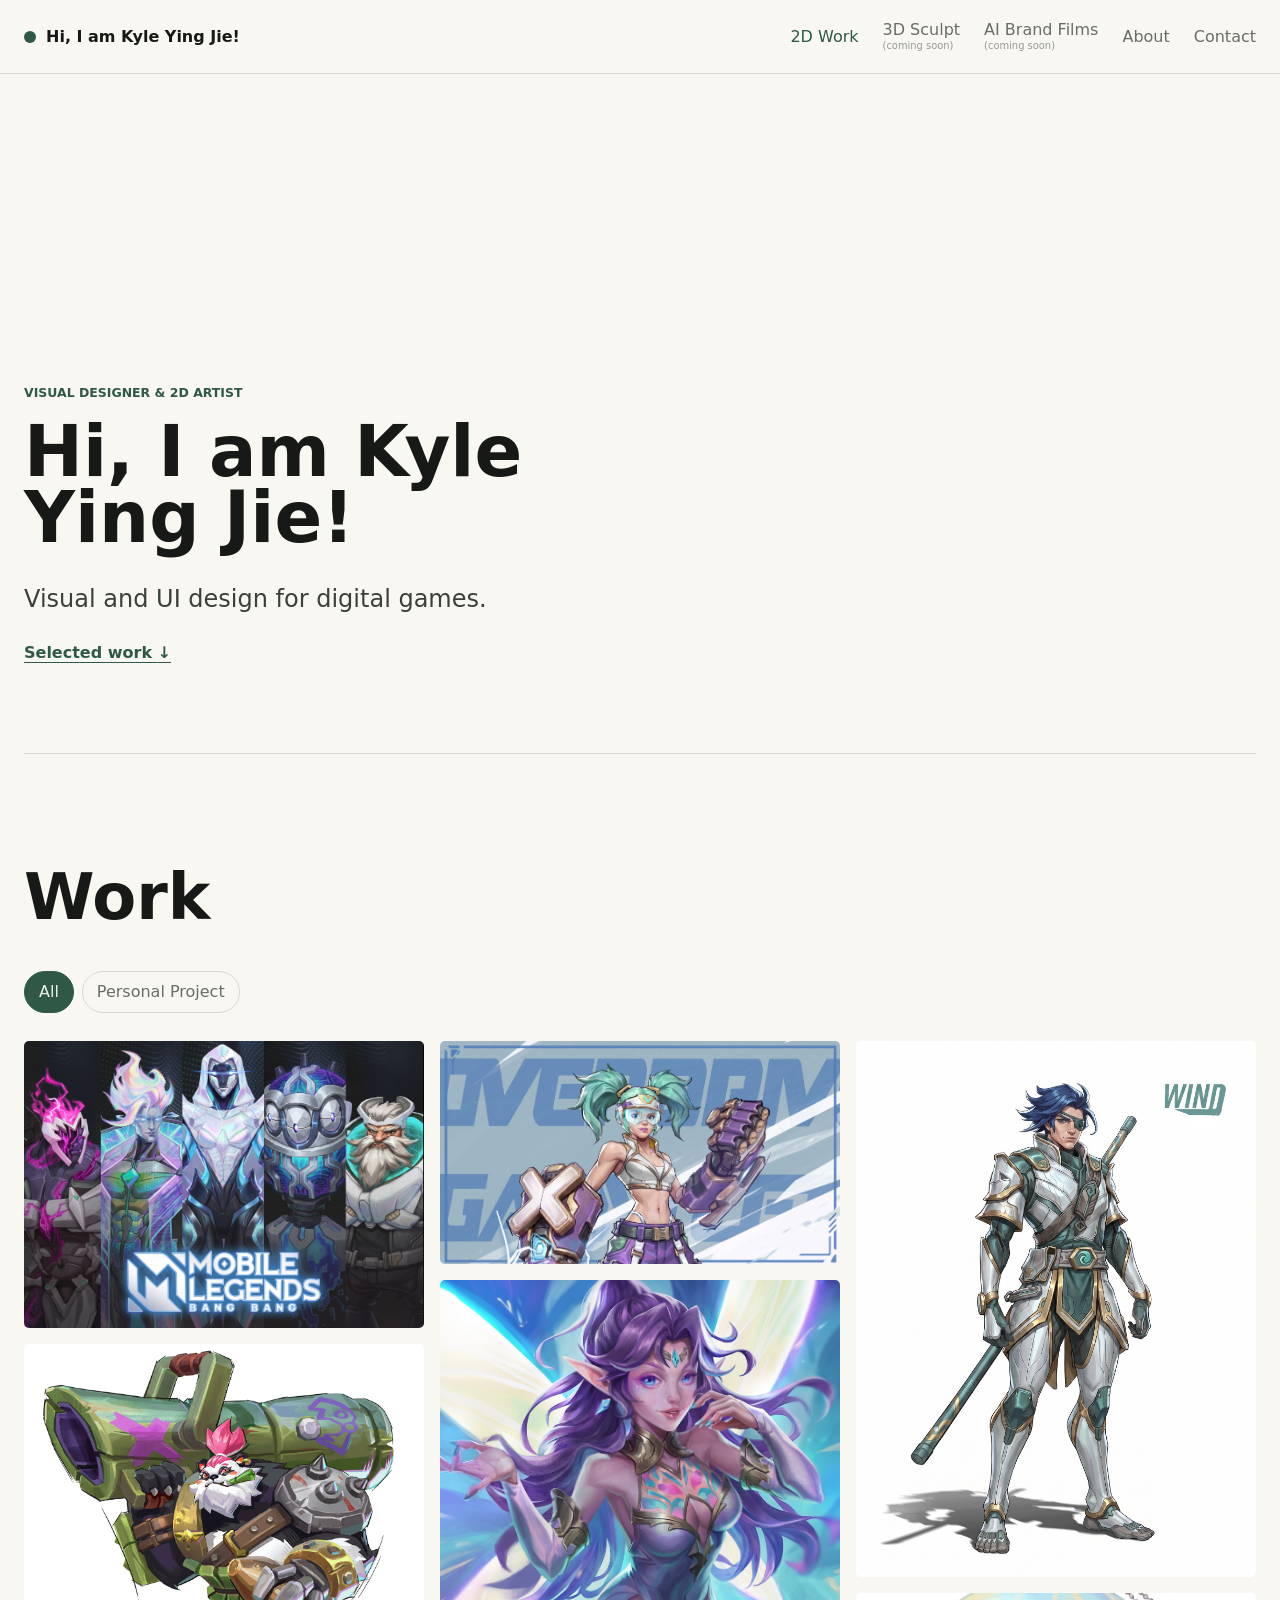
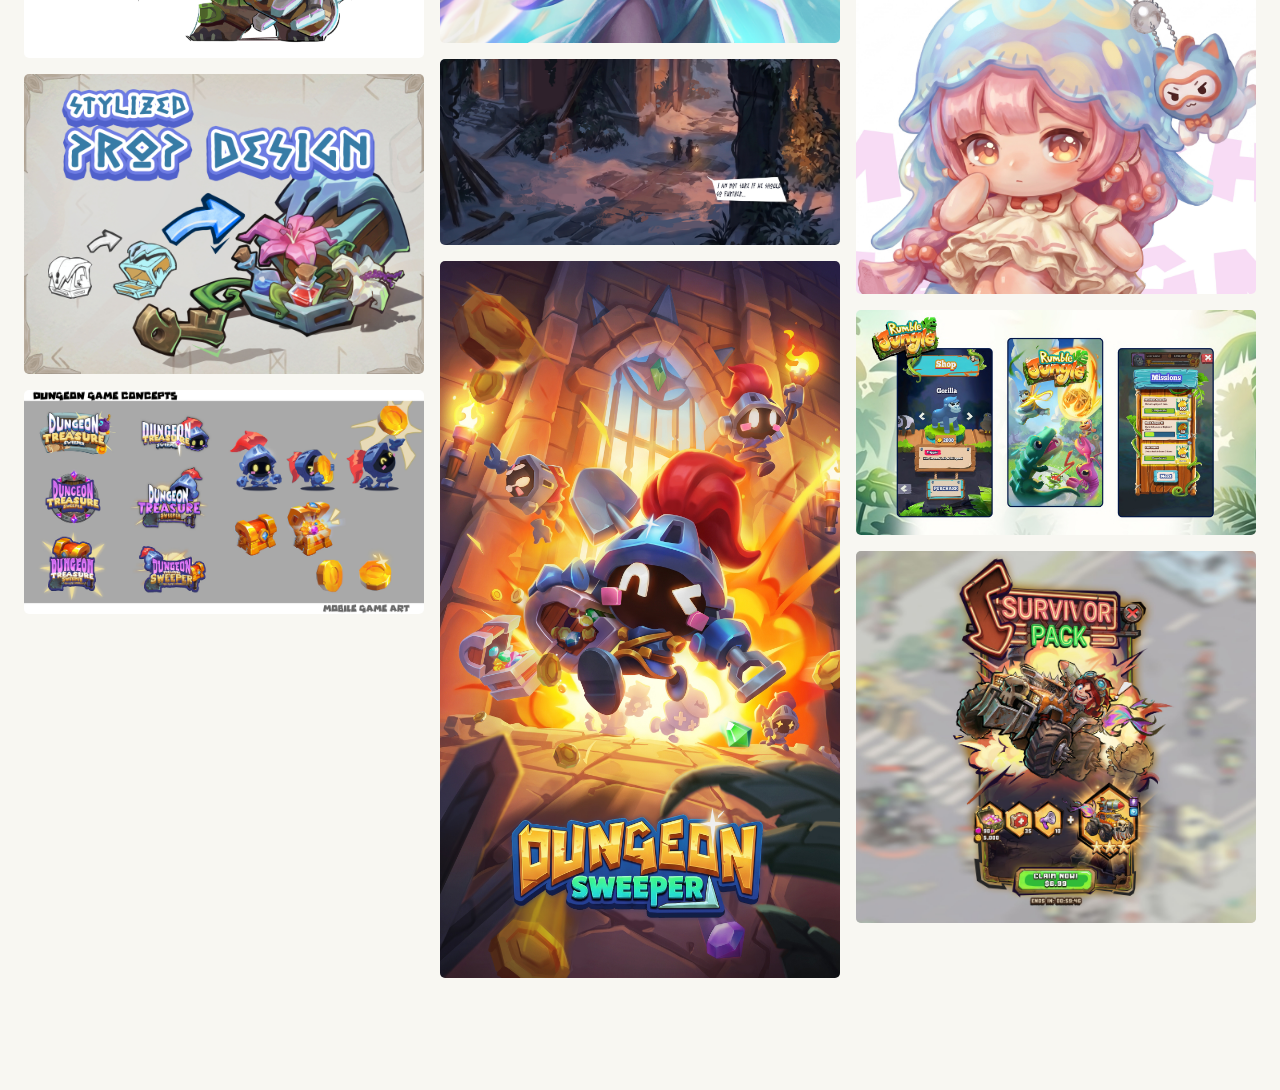
<file: index.html>
<!DOCTYPE html>
<html lang="en">
<head>
  <meta charset="UTF-8">
  <meta name="viewport" content="width=device-width, initial-scale=1.0">
  <meta name="description" content="Concept design and 2D art portfolio.">
  <title>Portfolio</title>
  <link rel="stylesheet" href="style.css?v=nav-coming-soon-20260819">
</head>
<body>
  <header class="site-header">
    <a class="brand" href="#top" aria-label="Back to top">
      <span class="brand-mark" aria-hidden="true"></span>
      <span id="nav-name">Kyle Zhen Yingjie</span>
    </a>
    <nav aria-label="Primary navigation">
      <a class="is-current" href="index.html" aria-current="page">2D Work</a>
      <a href="sculpt.html"><span>3D Sculpt</span><small class="nav-coming-soon">(coming soon)</small></a>
      <a href="ai-brand-films.html"><span>AI Brand Films</span><small class="nav-coming-soon">(coming soon)</small></a>
      <a href="about.html">About</a>
      <a href="contact.html">Contact</a>
      <a class="editor-entry" href="index.html?edit=1">Edit portfolio</a>
    </nav>
  </header>

  <main id="top">
    <section class="intro section-shell" aria-labelledby="site-title">
      <p class="eyebrow" id="artist-role">2D Artist &amp; Illustrator</p>
      <h1 id="site-title">Kyle Zhen Yingjie</h1>
      <p class="intro-copy" id="artist-statement">Visual development for games and animation.</p>
      <a class="text-link" href="#work"><span id="work-link-label">Selected work</span> <span aria-hidden="true">&darr;</span></a>
    </section>

    <section class="work section-shell" id="work" aria-labelledby="work-title">
      <div class="section-heading">
        <h2 id="work-title">Work</h2>
      </div>
      <div class="filter-row" id="filters" aria-label="Filter work"></div>
      <div class="gallery" id="gallery" aria-live="polite"></div>
    </section>

  </main>

  <dialog class="lightbox" id="lightbox" aria-label="Artwork preview">
    <button class="icon-button close-lightbox" id="close-lightbox" type="button" aria-label="Close artwork preview">&times;</button>
    <div class="lightbox-project">
      <header class="lightbox-heading">
        <p class="eyebrow" id="lightbox-category"></p>
        <h2 id="lightbox-title"></h2>
      </header>
      <div class="lightbox-images" id="lightbox-images"></div>
    </div>
  </dialog>

  <aside class="editor-panel" id="editor-panel" aria-labelledby="editor-title" hidden>
    <div class="editor-bar">
      <div>
        <p class="eyebrow">Local workspace</p>
        <h2 id="editor-title">Edit portfolio</h2>
      </div>
      <a class="icon-button" href="index.html" aria-label="View published mode">&times;</a>
    </div>
    <form id="editor-form">
      <section class="editor-section">
        <h3>Profile</h3>
        <label>Name<input id="edit-name" name="name" required></label>
        <label>Role<input id="edit-role" name="role" required></label>
        <label>Introduction<textarea id="edit-statement" name="statement" rows="3"></textarea></label>
        <label>About<textarea id="edit-about" name="about" rows="5"></textarea></label>
        <label>Email<input id="edit-email" name="email" type="email"></label>
        <label>Mobile<input id="edit-phone" name="phone" type="tel"></label>
        <label>Instagram URL<input id="edit-instagram" name="instagram" type="url"></label>
        <label>LinkedIn URL<input id="edit-linkedin" name="linkedin" type="url"></label>
        <label>CV file or URL<input id="edit-cv-url" name="cvUrl" placeholder="assets/your-cv.pdf"></label>
        <label class="file-input-label">Upload CV for local preview<input id="edit-cv-upload" type="file" accept="application/pdf"></label>
        <label>CV button label<input id="edit-cv-label" name="cvLabel"></label>
      </section>
      <section class="editor-section">
        <h3>Work page</h3>
        <label>Small heading<input id="edit-work-eyebrow"></label>
        <label>Main title<input id="edit-work-title"></label>
        <label>Introduction<textarea id="edit-work-intro" rows="3"></textarea></label>
        <label>Work link label<input id="edit-work-link-label"></label>
        <label>Projects title<input id="edit-work-section-title"></label>
      </section>
      <section class="editor-section">
        <h3>About page</h3>
        <label>Small heading<input id="edit-about-eyebrow"></label>
        <label>Page title<input id="edit-about-title"></label>
        <label>Experience heading<input id="edit-experience-title"></label>
        <label>Education heading<input id="edit-education-title"></label>
        <label>Skills heading<input id="edit-skills-title"></label>
        <label>Recognition heading<input id="edit-recognition-title"></label>
      </section>
      <section class="editor-section">
        <h3>Contact page</h3>
        <label>Small heading<input id="edit-contact-eyebrow"></label>
        <label>Main heading<input id="edit-contact-title"></label>
        <label>Contact message<textarea id="edit-contact-copy" rows="3"></textarea></label>
        <label>Footer note<input id="edit-contact-footer"></label>
      </section>
      <section class="editor-section credentials-editor-section">
        <h3>About page content</h3>
        <div class="editor-subsection">
          <div class="editor-section-title">
            <h4>Experience</h4>
            <button class="small-button" id="add-experience" type="button">Add experience</button>
          </div>
          <div id="experience-editor-list"></div>
        </div>
        <div class="editor-subsection">
          <div class="editor-section-title">
            <h4>Education</h4>
            <button class="small-button" id="add-education" type="button">Add education</button>
          </div>
          <div id="education-editor-list"></div>
        </div>
        <div class="editor-subsection">
          <div class="editor-section-title">
            <h4>Skills</h4>
            <button class="small-button" id="add-skill" type="button">Add skill</button>
          </div>
          <div class="line-editor-list" id="skills-editor-list"></div>
        </div>
        <div class="editor-subsection">
          <div class="editor-section-title">
            <h4>Recognition</h4>
            <button class="small-button" id="add-recognition" type="button">Add recognition</button>
          </div>
          <div class="line-editor-list" id="recognition-editor-list"></div>
        </div>
      </section>
      <section class="editor-section appearance-section">
        <h3>Style</h3>
        <fieldset class="style-fieldset">
          <legend>Page tone</legend>
          <div class="style-options" id="tone-options">
            <button class="style-choice" type="button" data-style-group="tone" data-style-value="warm"><span class="style-swatch tone-warm"></span>Warm white</button>
            <button class="style-choice" type="button" data-style-group="tone" data-style-value="cool"><span class="style-swatch tone-cool"></span>Clean white</button>
            <button class="style-choice" type="button" data-style-group="tone" data-style-value="soft"><span class="style-swatch tone-soft"></span>Soft gray</button>
          </div>
        </fieldset>
        <fieldset class="style-fieldset">
          <legend>Accent color</legend>
          <div class="style-options" id="accent-options">
            <button class="style-choice" type="button" data-style-group="accent" data-style-value="forest"><span class="style-swatch accent-forest"></span>Forest</button>
            <button class="style-choice" type="button" data-style-group="accent" data-style-value="cobalt"><span class="style-swatch accent-cobalt"></span>Cobalt</button>
            <button class="style-choice" type="button" data-style-group="accent" data-style-value="charcoal"><span class="style-swatch accent-charcoal"></span>Charcoal</button>
          </div>
        </fieldset>
        <fieldset class="style-fieldset">
          <legend>Layout spacing</legend>
          <div class="style-options" id="density-options">
            <button class="style-choice" type="button" data-style-group="density" data-style-value="spacious">Spacious</button>
            <button class="style-choice" type="button" data-style-group="density" data-style-value="compact">Compact</button>
          </div>
        </fieldset>
        <fieldset class="style-fieldset">
          <legend>Font family</legend>
          <div class="style-options" id="font-options">
            <button class="style-choice font-modern" type="button" data-style-group="font" data-style-value="modern">Modern sans</button>
            <button class="style-choice font-clean" type="button" data-style-group="font" data-style-value="clean">Clean sans</button>
            <button class="style-choice font-editorial" type="button" data-style-group="font" data-style-value="editorial">Editorial serif</button>
          </div>
        </fieldset>
        <fieldset class="style-fieldset">
          <legend>Text size</legend>
          <div class="style-options" id="text-size-options">
            <button class="style-choice" type="button" data-style-group="textSize" data-style-value="small">Small</button>
            <button class="style-choice" type="button" data-style-group="textSize" data-style-value="medium">Medium</button>
            <button class="style-choice" type="button" data-style-group="textSize" data-style-value="large">Large</button>
          </div>
        </fieldset>
        <fieldset class="style-fieldset">
          <legend>Heading size</legend>
          <div class="style-options" id="heading-size-options">
            <button class="style-choice" type="button" data-style-group="headingSize" data-style-value="compact">Compact</button>
            <button class="style-choice" type="button" data-style-group="headingSize" data-style-value="standard">Standard</button>
            <button class="style-choice" type="button" data-style-group="headingSize" data-style-value="display">Display</button>
          </div>
        </fieldset>
      </section>
      <section class="editor-section">
        <div class="editor-section-title">
          <h3>Gallery categories</h3>
        </div>
        <div class="category-editor-list" id="category-editor-list"></div>
        <div class="add-category-row">
          <label class="visually-hidden" for="new-category">New category name</label>
          <input id="new-category" type="text" placeholder="New category name">
          <button class="small-button" id="add-category" type="button">Add category</button>
        </div>
      </section>
      <section class="editor-section">
        <div class="editor-section-title">
          <h3>Artwork</h3>
          <button class="small-button" id="add-artwork" type="button">Add artwork</button>
        </div>
        <div id="editor-artwork-list"></div>
      </section>
      <section class="editor-section">
        <div class="editor-section-title">
          <h3>AI Brand Films</h3>
          <button class="small-button" id="add-ai-film" type="button">Add campaign</button>
        </div>
        <p class="editor-help">Use local file pickers for preview only. Upload final MP4 and poster files to GitHub, then enter their paths here.</p>
        <div id="editor-ai-film-list"></div>
      </section>
      <section class="editor-section editor-actions">
        <button class="primary-button" type="submit">Save preview only</button>
        <div class="github-publish-fields">
          <label>GitHub account<input id="github-owner" value="kyleyingjie" autocapitalize="none" autocomplete="username" spellcheck="false"></label>
          <label>Repository<input id="github-repo" value="kyleyingjie.github.io" autocapitalize="none" spellcheck="false"></label>
          <label>Branch<input id="github-branch" value="main" autocapitalize="none" spellcheck="false"></label>
          <label>GitHub publishing token<input id="github-token" type="password" autocomplete="off" autocapitalize="none" spellcheck="false"></label>
          <label class="remember-publish-label"><input id="remember-github-token" type="checkbox"> Remember access on this device</label>
          <a class="publish-token-link" href="https://github.com/settings/personal-access-tokens/new?name=Kyle%20Portfolio%20Publisher&amp;description=Publish%20Kyle%20Yingjie%20portfolio&amp;target_name=kyleyingjie&amp;expires_in=365&amp;contents=write" target="_blank" rel="noreferrer">Create publishing token</a>
          <button class="quiet-button forget-publish-access" id="forget-github-token" type="button">Forget saved access</button>
        </div>
        <button class="primary-button publish-button" id="publish-github" type="button">Publish live website</button>
        <p class="publish-status" id="publish-status" role="status" aria-live="polite" hidden></p>
        <button class="secondary-button" id="export-data" type="button">Export site data</button>
        <button class="secondary-button" id="export-publish-file" type="button">Export publish file</button>
        <label class="secondary-button import-label">Import site data<input id="import-data" type="file" accept="application/json"></label>
        <button class="quiet-button" id="reset-data" type="button">Reset sample data</button>
      </section>
    </form>
  </aside>

  <template id="artwork-editor-template">
    <article class="artwork-editor-card">
      <div class="artwork-editor-card-heading">
        <span class="artwork-index"></span>
        <button class="quiet-button delete-artwork" type="button">Remove</button>
      </div>
      <label>Title<input class="artwork-title-input" required></label>
      <label>Category<select class="artwork-category-input"></select></label>
      <label>Image path or URL<input class="artwork-image-input" placeholder="assets/project-name.jpg"></label>
      <label class="file-input-label">Upload image for local preview<input class="artwork-upload-input" type="file" accept="image/*"></label>
    </article>
  </template>

  <template id="timeline-editor-template">
    <article class="timeline-editor-card">
      <div class="artwork-editor-card-heading">
        <span class="timeline-editor-index"></span>
        <button class="quiet-button remove-timeline-item" type="button">Remove</button>
      </div>
      <label>Dates<input class="timeline-years-input"></label>
      <label>Role or qualification<input class="timeline-role-input"></label>
      <label>Company or school<input class="timeline-place-input"></label>
      <label class="timeline-summary-field">Description<textarea class="timeline-summary-input" rows="3"></textarea></label>
    </article>
  </template>

  <template id="ai-film-editor-template">
    <article class="ai-film-editor-card">
      <div class="artwork-editor-card-heading">
        <span class="ai-film-index"></span>
        <div class="editor-card-actions">
          <button class="quiet-button move-ai-film-up" type="button" aria-label="Move campaign up">Up</button>
          <button class="quiet-button move-ai-film-down" type="button" aria-label="Move campaign down">Down</button>
          <button class="quiet-button delete-ai-film" type="button">Remove</button>
        </div>
      </div>
      <label>Campaign title<input class="ai-film-title-input" required></label>
      <label>Brand or concept<input class="ai-film-brand-input" placeholder="Fashion editorial concept"></label>
      <label>Description<textarea class="ai-film-description-input" rows="3"></textarea></label>
      <label>Video path<input class="ai-film-video-input" placeholder="assets/videos/ai-brand-films/campaign.mp4"></label>
      <label>Poster path<input class="ai-film-poster-input" placeholder="assets/videos/ai-brand-films/campaign-poster.jpg"></label>
      <label>Format
        <select class="ai-film-aspect-input">
          <option value="portrait">Portrait (9:16)</option>
          <option value="landscape">Landscape (16:9)</option>
          <option value="square">Square (1:1)</option>
        </select>
      </label>
      <label class="film-featured-label"><input class="ai-film-featured-input" type="checkbox"> Feature as the lead campaign</label>
      <label class="file-input-label">Preview local video<input class="ai-film-video-preview-input" type="file" accept="video/mp4,video/webm"></label>
      <label class="file-input-label">Preview local poster<input class="ai-film-poster-preview-input" type="file" accept="image/*"></label>
      <div class="ai-film-editor-preview" hidden></div>
    </article>
  </template>

  <script src="site-data.js?v=fan-art-akali-update-20260831"></script>
  <script src="script.js?v=masonry-portfolio-order-20260828e"></script>
</body>
</html>
</file>
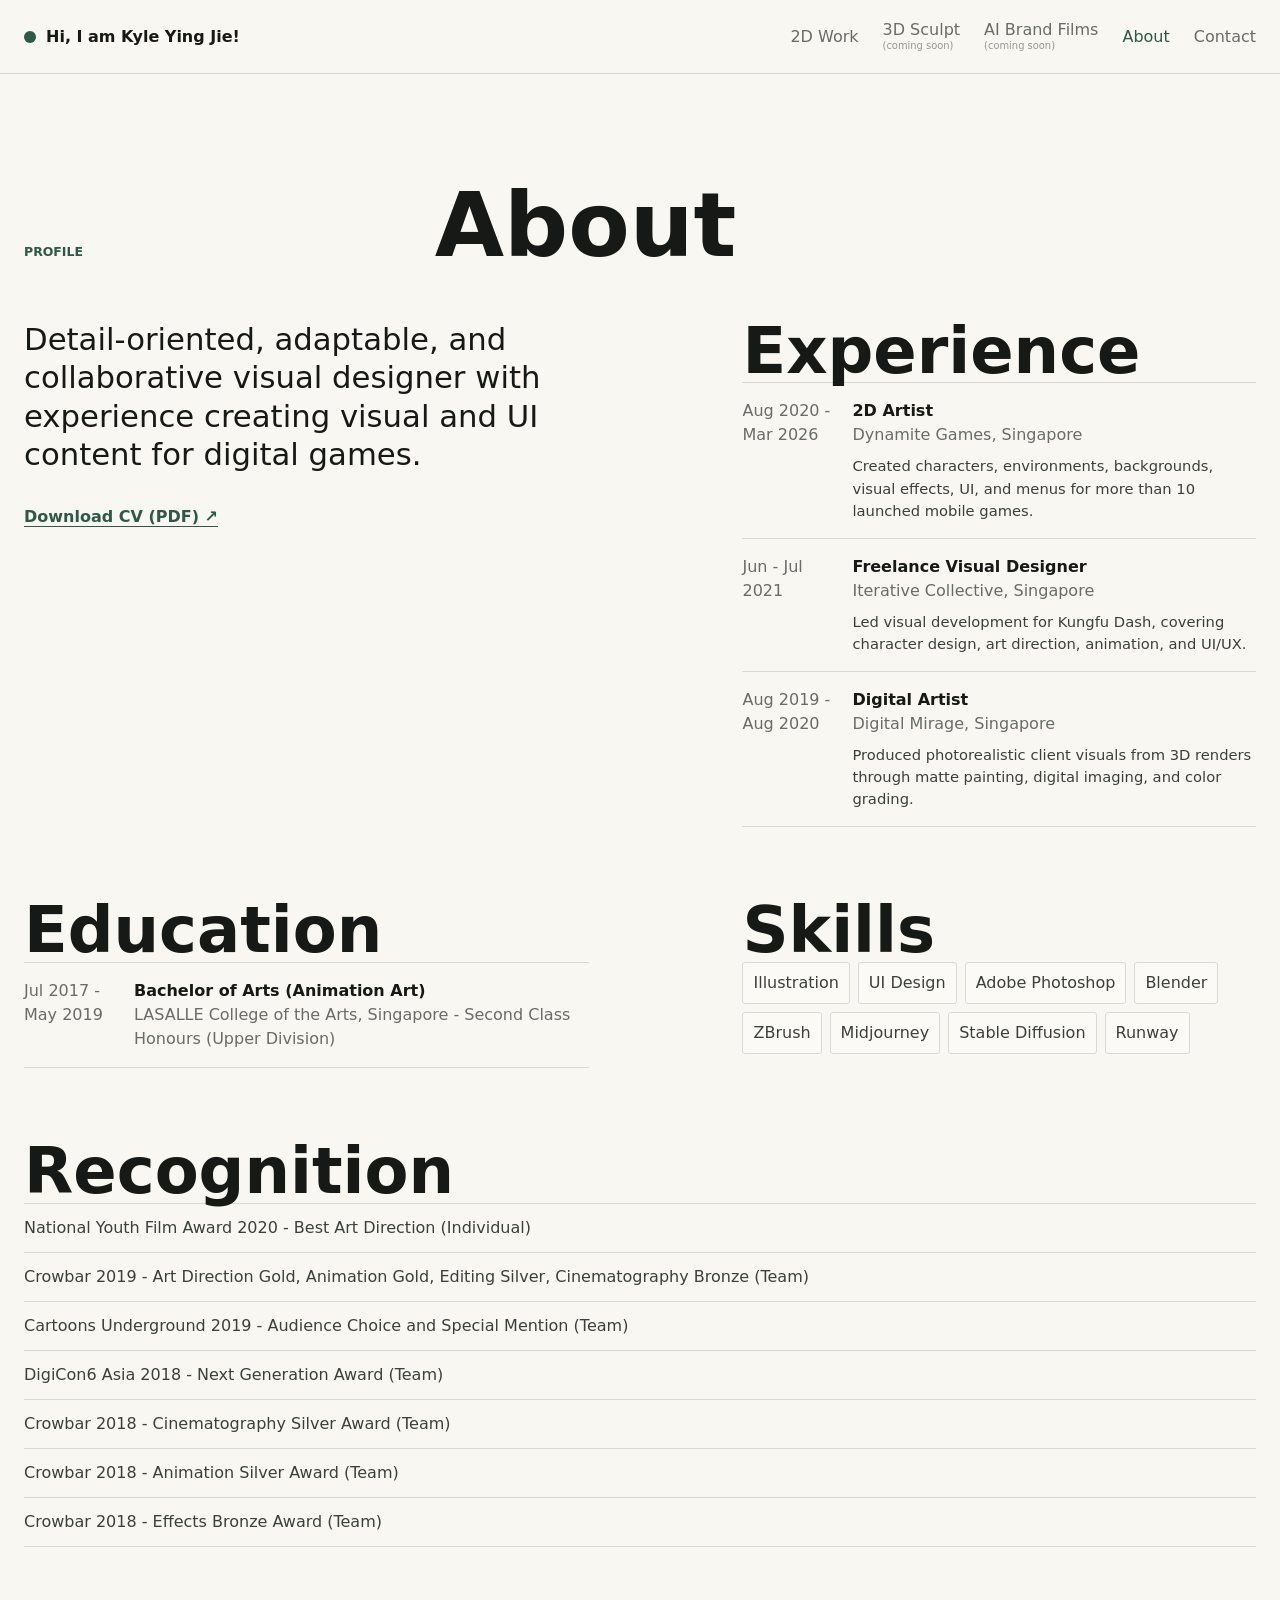
<file: about.html>
<!DOCTYPE html>
<html lang="en">
<head>
  <meta charset="UTF-8">
  <meta name="viewport" content="width=device-width, initial-scale=1.0">
  <meta name="description" content="About Kyle Zhen Yingjie, visual designer and 2D artist.">
  <title>About - Kyle Zhen Yingjie</title>
  <link rel="stylesheet" href="style.css?v=nav-coming-soon-20260819">
</head>
<body data-page="about">
  <header class="site-header">
    <a class="brand" href="index.html" aria-label="View selected work">
      <span class="brand-mark" aria-hidden="true"></span>
      <span id="nav-name">Kyle Zhen Yingjie</span>
    </a>
    <nav aria-label="Primary navigation">
      <a href="index.html">2D Work</a>
      <a href="sculpt.html"><span>3D Sculpt</span><small class="nav-coming-soon">(coming soon)</small></a>
      <a href="ai-brand-films.html"><span>AI Brand Films</span><small class="nav-coming-soon">(coming soon)</small></a>
      <a class="is-current" href="about.html" aria-current="page">About</a>
      <a href="contact.html">Contact</a>
      <a class="editor-entry" href="index.html?edit=1">Edit portfolio</a>
    </nav>
  </header>

  <main class="page-main">
    <section class="about section-shell" aria-labelledby="about-title">
      <div class="section-heading">
        <p class="eyebrow" id="about-eyebrow">Profile</p>
        <h1 id="about-title">About</h1>
      </div>
      <div class="about-grid">
        <div>
          <p class="about-copy" id="about-copy">Detail-oriented, adaptable, and collaborative visual designer with experience creating visual and UI content for digital games.</p>
          <a class="resume-link" id="resume-link" href="assets/Kyle_Yingjie_Resume_2026.pdf" download>Download CV (PDF) &nearr;</a>
        </div>
        <div class="detail-panel">
          <h2 id="experience-title">Experience</h2>
          <ul class="experience-list" id="experience-list"></ul>
        </div>
      </div>
      <div class="credentials-grid">
        <div class="detail-panel">
          <h2 id="education-title">Education</h2>
          <ul class="experience-list" id="education-list"></ul>
        </div>
        <div class="detail-panel">
          <h2 id="skills-title">Skills</h2>
          <ul class="skills-list" id="skills-list"></ul>
        </div>
      </div>
      <div class="detail-panel recognition-panel">
        <h2 id="recognition-title">Recognition</h2>
        <ul class="recognition-list" id="recognition-list"></ul>
      </div>
    </section>
  </main>

  <script src="site-data.js?v=portfolio-additions-20260819_v2"></script>
  <script src="script.js?v=masonry-1"></script>
</body>
</html>
</file>
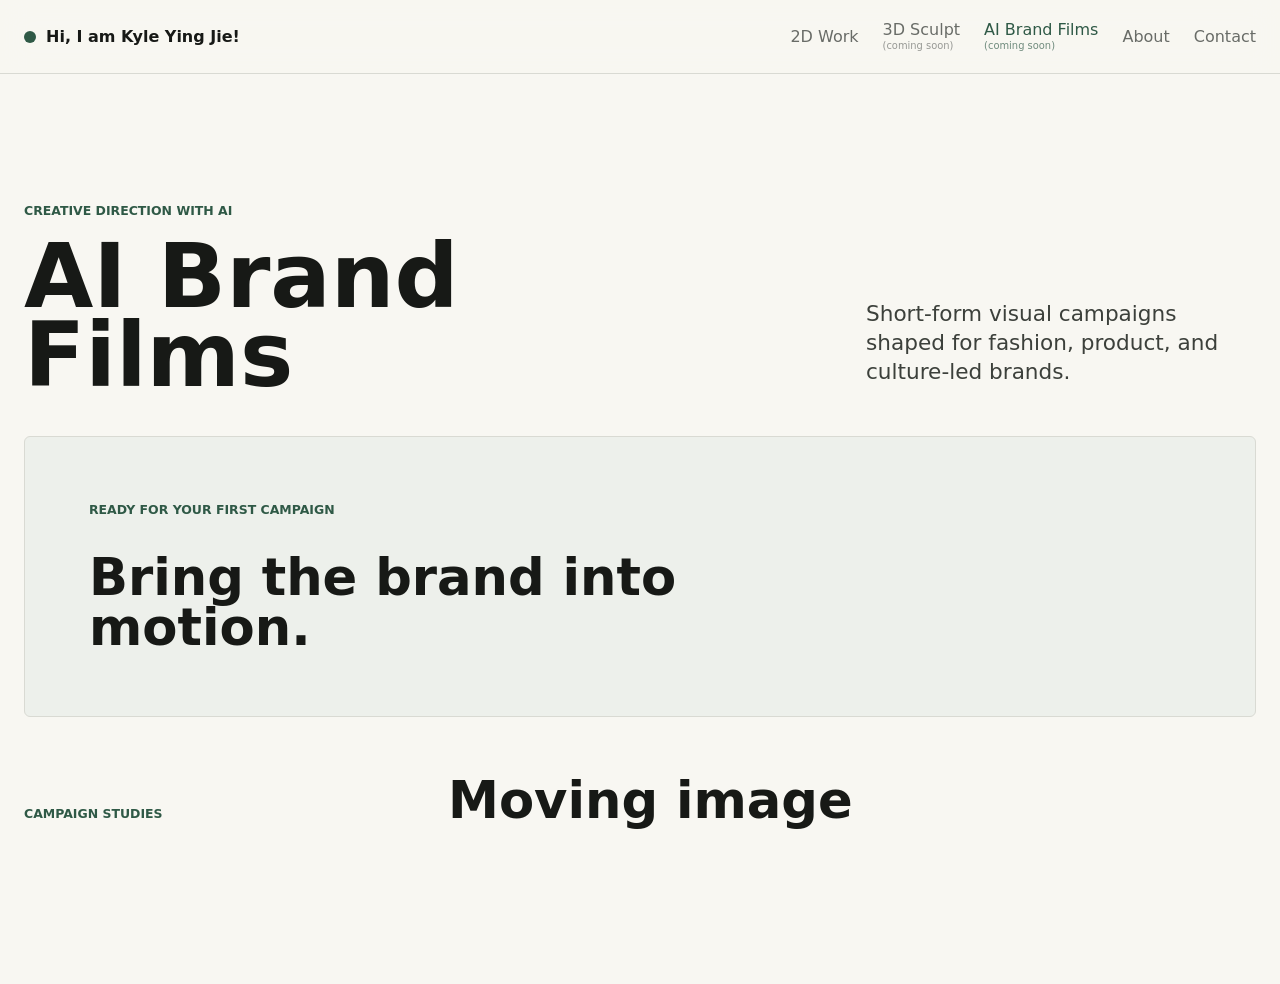
<file: ai-brand-films.html>
<!DOCTYPE html>
<html lang="en">
<head>
  <meta charset="UTF-8">
  <meta name="viewport" content="width=device-width, initial-scale=1.0">
  <meta name="description" content="AI-generated brand films and creative video campaigns by Kyle Ying Jie.">
  <title>AI Brand Films - Kyle Ying Jie</title>
  <link rel="stylesheet" href="style.css?v=nav-coming-soon-20260819">
</head>
<body data-page="ai-films">
  <header class="site-header">
    <a class="brand" href="index.html" aria-label="View selected work">
      <span class="brand-mark" aria-hidden="true"></span>
      <span id="nav-name">Kyle Zhen Yingjie</span>
    </a>
    <nav aria-label="Primary navigation">
      <a href="index.html">2D Work</a>
      <a href="sculpt.html"><span>3D Sculpt</span><small class="nav-coming-soon">(coming soon)</small></a>
      <a class="is-current" href="ai-brand-films.html" aria-current="page"><span>AI Brand Films</span><small class="nav-coming-soon">(coming soon)</small></a>
      <a href="about.html">About</a>
      <a href="contact.html">Contact</a>
      <a class="editor-entry" href="index.html?edit=1">Edit portfolio</a>
    </nav>
  </header>

  <main class="page-main ai-films-main">
    <section class="ai-films-page section-shell" aria-labelledby="ai-films-title">
      <div class="ai-films-heading">
        <div>
          <p class="eyebrow">Creative direction with AI</p>
          <h1 id="ai-films-title">AI Brand Films</h1>
        </div>
        <p>Short-form visual campaigns shaped for fashion, product, and culture-led brands.</p>
      </div>
      <div id="ai-films-featured"></div>
      <section class="ai-films-grid-section" aria-labelledby="ai-films-work-title">
        <div class="ai-films-section-heading">
          <p class="eyebrow">Campaign studies</p>
          <h2 id="ai-films-work-title">Moving image</h2>
        </div>
        <div class="ai-films-grid" id="ai-films-grid" aria-live="polite"></div>
      </section>
    </section>
  </main>

  <script src="site-data.js?v=portfolio-additions-20260819_v2"></script>
  <script src="script.js?v=ai-films-3"></script>
</body>
</html>
</file>
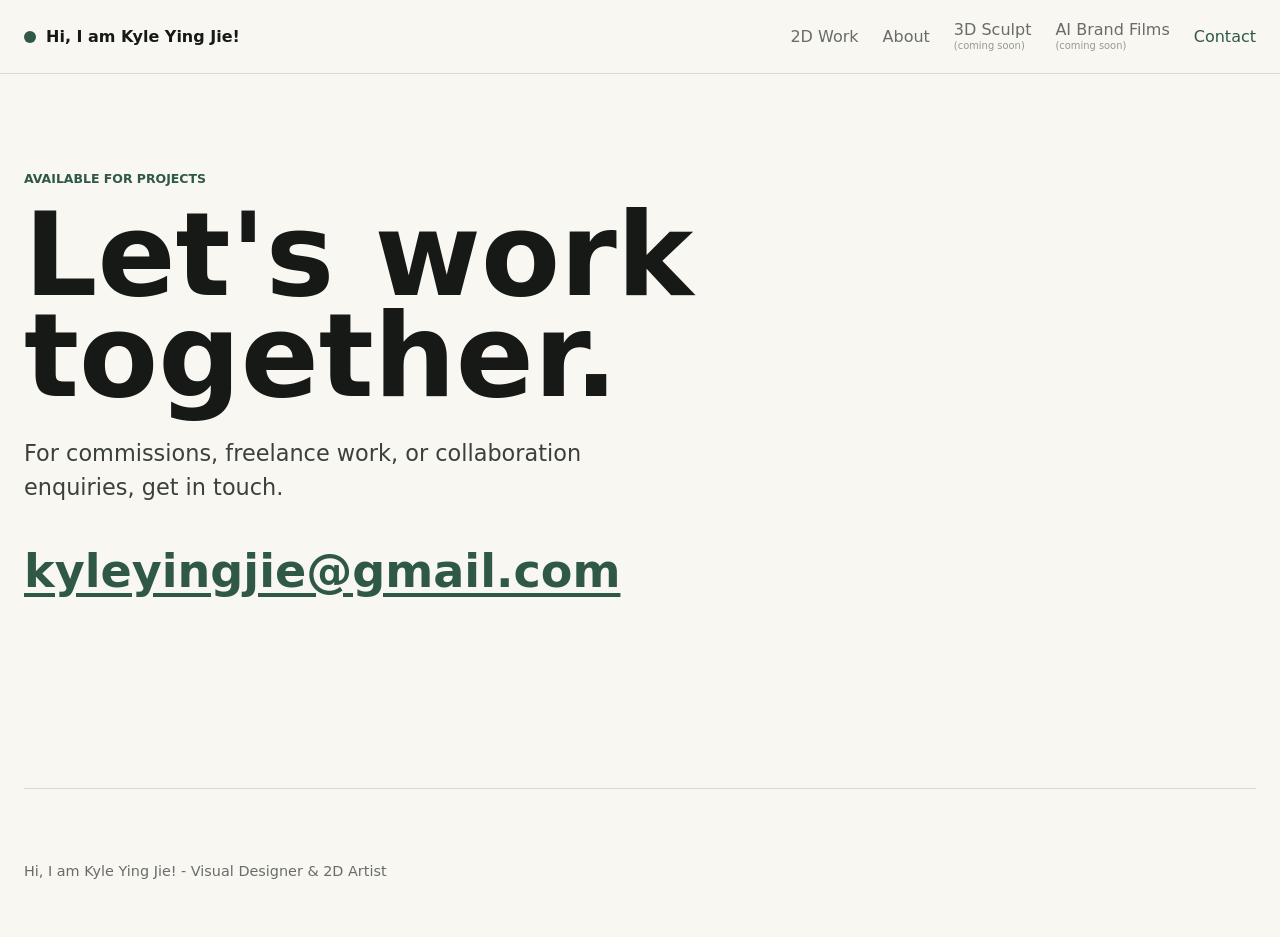
<file: contact.html>
<!DOCTYPE html>
<html lang="en">
<head>
  <meta charset="UTF-8">
  <meta name="viewport" content="width=device-width, initial-scale=1.0">
  <meta name="description" content="Contact Kyle Zhen Yingjie for illustration and game visual design work.">
  <title>Contact - Kyle Zhen Yingjie</title>
  <link rel="stylesheet" href="style.css?v=nav-coming-soon-20260819">
</head>
<body data-page="contact">
  <header class="site-header">
    <a class="brand" href="index.html" aria-label="View selected work">
      <span class="brand-mark" aria-hidden="true"></span>
      <span id="nav-name">Kyle Zhen Yingjie</span>
    </a>
    <nav aria-label="Primary navigation">
      <a href="index.html">2D Work</a>
      <a href="about.html">About</a>
      <a href="sculpt.html"><span>3D Sculpt</span><small class="nav-coming-soon">(coming soon)</small></a>
      <a href="ai-brand-films.html"><span>AI Brand Films</span><small class="nav-coming-soon">(coming soon)</small></a>
      <a class="is-current" href="contact.html" aria-current="page">Contact</a>
      <a class="editor-entry" href="index.html?edit=1">Edit portfolio</a>
    </nav>
  </header>

  <main class="page-main">
    <section class="contact-page section-shell" aria-labelledby="contact-title">
      <p class="eyebrow" id="contact-eyebrow">Available for projects</p>
      <h1 id="contact-title">Let&apos;s work together.</h1>
      <p class="contact-page-copy" id="contact-copy">For commissions, freelance work, or collaboration enquiries, get in touch.</p>
      <div class="contact-details">
        <a class="contact-email" id="contact-email" href="mailto:kyleyingjie@gmail.com">kyleyingjie@gmail.com</a>
      </div>
      <div class="social-links" id="social-links"></div>
    </section>
  </main>

  <footer class="site-footer section-shell">
    <p class="footer-note" id="contact-footer-note">Kyle Zhen Yingjie - Visual Designer &amp; 2D Artist</p>
  </footer>

  <script src="site-data.js?v=portfolio-additions-20260819_v2"></script>
  <script src="script.js?v=masonry-1"></script>
</body>
</html>
</file>
<file: style.css>
:root {
  --paper: #f8f7f2;
  --ink: #171916;
  --muted: #696c67;
  --line: #d9dad3;
  --surface: #efeee8;
  --accent: #2f5946;
  --accent-ink: #eaf0e9;
  --shadow: 0 24px 64px rgba(23, 25, 22, 0.13);
  --work-title-size: clamp(2.1rem, 5.5vw, 5.25rem);
  --page-title-size: clamp(3.2rem, 7vw, 6.8rem);
  --contact-title-size: clamp(3.7rem, 9vw, 8.5rem);
}
body[data-tone="cool"] { --paper: #ffffff; --surface: #f3f5f5; --line: #d9dddc; }
body[data-tone="soft"] { --paper: #f1f2ee; --surface: #e7e9e5; --line: #d3d6d1; }
body[data-accent="cobalt"] { --accent: #1f4f7a; --accent-ink: #edf4fa; }
body[data-accent="charcoal"] { --accent: #343936; --accent-ink: #f5f6f2; }
body[data-font="clean"] { font-family: Arial, Helvetica, sans-serif; }
body[data-font="editorial"] { font-family: Georgia, "Times New Roman", serif; }
body[data-text-size="small"] { font-size: 15px; }
body[data-text-size="large"] { font-size: 18px; }
body[data-heading-size="compact"] { --work-title-size: clamp(1.8rem, 4.6vw, 4.5rem); --page-title-size: clamp(2.8rem, 6vw, 5.8rem); --contact-title-size: clamp(3rem, 7.4vw, 7rem); }
body[data-heading-size="display"] { --work-title-size: clamp(2.4rem, 6.4vw, 6rem); --page-title-size: clamp(3.8rem, 8vw, 7.5rem); --contact-title-size: clamp(4.1rem, 10vw, 9.5rem); }
body[data-density="compact"] .work, body[data-density="compact"] .about { padding-top: 78px; padding-bottom: 78px; }
body[data-density="compact"] .intro { min-height: min(570px, calc(100vh - 74px)); padding-bottom: 64px; }

* { box-sizing: border-box; }
html { scroll-behavior: smooth; }
body {
  margin: 0;
  color: var(--ink);
  background: var(--paper);
  font-family: Inter, ui-sans-serif, system-ui, -apple-system, BlinkMacSystemFont, "Segoe UI", sans-serif;
  font-size: 16px;
  line-height: 1.5;
}
button, input, textarea, select { font: inherit; }
button, a { -webkit-tap-highlight-color: transparent; }
a { color: inherit; }

.section-shell { width: min(100% - 48px, 1320px); margin-inline: auto; }
.site-header {
  position: sticky;
  top: 0;
  z-index: 10;
  display: flex;
  justify-content: space-between;
  align-items: center;
  min-height: 74px;
  padding: 14px max(24px, calc((100vw - 1320px) / 2));
  border-bottom: 1px solid var(--line);
  background: rgba(248, 247, 242, 0.93);
  backdrop-filter: blur(15px);
}
.brand, nav, .social-links, .filter-row { display: flex; align-items: center; }
.brand { gap: 10px; text-decoration: none; font-weight: 650; }
.brand-mark { display: block; width: 12px; height: 12px; border-radius: 50%; background: var(--accent); }
nav { gap: 24px; }
nav a, .social-links a { color: var(--muted); text-decoration: none; }
nav a:has(.nav-coming-soon) { display: inline-flex; flex-direction: column; align-items: flex-start; line-height: 1.05; }
.nav-coming-soon { margin-top: 3px; color: color-mix(in srgb, currentColor 68%, transparent); font-size: 0.62rem; font-weight: 500; line-height: 1; }
nav a:hover, nav a:focus-visible, nav a.is-current, .social-links a:hover, .social-links a:focus-visible { color: var(--accent); }
.nav-button { padding: 0; border: 0; background: transparent; color: var(--muted); cursor: pointer; }
.nav-button:hover, .nav-button:focus-visible { color: var(--accent); }
.editor-entry { padding: 7px 11px; border: 1px solid var(--accent); border-radius: 3px; color: var(--accent) !important; font-weight: 650; }
.editor-entry:hover, .editor-entry:focus-visible { background: var(--accent); color: var(--accent-ink) !important; }

.intro { min-height: min(680px, calc(100vh - 74px)); display: flex; flex-direction: column; justify-content: end; padding-top: 90px; padding-bottom: 88px; border-bottom: 1px solid var(--line); }
.eyebrow { margin: 0 0 16px; color: var(--accent); font-size: 0.78rem; font-weight: 750; text-transform: uppercase; }
h1, h2, h3, p { overflow-wrap: anywhere; }
h1 { max-width: 900px; margin: 0; font-size: clamp(4.2rem, 11vw, 10.5rem); font-weight: 650; line-height: 0.88; }
.intro h1 { max-width: 620px; font-size: var(--work-title-size); line-height: 0.94; }
h2 { margin: 0; font-size: clamp(2.25rem, 5vw, 4.4rem); line-height: 0.98; }
h3 { margin: 0; font-size: 1rem; }
.intro-copy { max-width: 570px; margin: 30px 0 24px; color: #3c403b; font-size: clamp(1.1rem, 2vw, 1.5rem); }
.text-link, .resume-link { color: var(--accent); text-decoration-thickness: 1px; text-underline-offset: 4px; font-weight: 650; }

.work, .about { padding-top: 112px; padding-bottom: 112px; }
.section-heading { display: grid; grid-template-columns: 1fr 2fr; align-items: baseline; margin-bottom: 42px; }
.filter-row { gap: 8px; flex-wrap: wrap; margin-bottom: 28px; }
.filter-button, .small-button, .primary-button, .secondary-button, .quiet-button {
  border: 0;
  cursor: pointer;
  min-height: 38px;
  transition: background-color 150ms ease, color 150ms ease, border-color 150ms ease, transform 150ms ease;
}
.filter-button { padding: 8px 14px; border: 1px solid var(--line); border-radius: 999px; background: transparent; color: var(--muted); }
.filter-button:hover, .filter-button:focus-visible, .filter-button.is-active { border-color: var(--accent); color: var(--accent-ink); background: var(--accent); }
.gallery { display: grid; grid-template-columns: repeat(3, minmax(0, 1fr)); gap: 16px; align-items: start; }
.gallery-column { display: grid; gap: 16px; align-content: start; min-width: 0; }
.artwork-card { position: relative; display: block; width: 100%; margin: 0; padding: 0; overflow: hidden; border: 0; border-radius: 5px; background: #dcded7; cursor: zoom-in; }
.artwork-card img { display: block; width: 100%; height: auto; transition: transform 350ms ease; }
.artwork-card:hover img, .artwork-card:focus-visible img { transform: scale(1.025); }
.artwork-meta { position: absolute; inset: auto 0 0; display: flex; justify-content: space-between; gap: 12px; padding: 16px; color: #fff; background: linear-gradient(transparent, rgba(10, 12, 10, 0.76)); text-align: left; opacity: 0; transition: opacity 180ms ease; }
.artwork-card:hover .artwork-meta, .artwork-card:focus-visible .artwork-meta { opacity: 1; }
.artwork-meta span:last-child { color: #d7e7d9; font-size: 0.83rem; }
.empty-gallery { grid-column: 1 / -1; padding: 60px 0; border-top: 1px solid var(--line); color: var(--muted); }

.about { border-top: 1px solid var(--line); }
.page-main .about { min-height: calc(100vh - 74px); border-top: 0; }
.page-main .section-heading h1 { font-size: var(--page-title-size); }
.about-grid { display: grid; grid-template-columns: 1.1fr 1fr; gap: clamp(48px, 12vw, 190px); }
.detail-panel h3 { margin: 0 0 18px; }
.credentials-grid { display: grid; grid-template-columns: 1.1fr 1fr; gap: clamp(48px, 12vw, 190px); padding-top: 72px; }
.about-copy { max-width: 630px; margin-top: 0; margin-bottom: 32px; font-size: clamp(1.25rem, 2.4vw, 2rem); line-height: 1.25; }
.experience-list { display: grid; gap: 0; margin: 0; padding: 0; list-style: none; border-top: 1px solid var(--line); }
.experience-list li { display: grid; grid-template-columns: 90px 1fr; gap: 20px; padding: 16px 0; border-bottom: 1px solid var(--line); }
.experience-list time { color: var(--muted); }
.experience-list strong, .experience-list span { display: block; }
.experience-list span { color: var(--muted); }
.timeline-summary { margin: 8px 0 0; color: #3c403b; font-size: 0.92rem; }
.recognition-list { display: grid; gap: 0; margin: 0; padding: 0; list-style: none; border-top: 1px solid var(--line); }
.recognition-list li { padding: 12px 0; border-bottom: 1px solid var(--line); color: #3c403b; }
.skills-list { display: flex; flex-wrap: wrap; gap: 8px; margin: 0; padding: 0; list-style: none; }
.skills-list li { padding: 8px 10px; border: 1px solid var(--line); border-radius: 3px; background: #fbfaf7; color: #3c403b; }
.recognition-panel { padding-top: 72px; }

.site-footer { padding-top: 72px; padding-bottom: 54px; border-top: 1px solid var(--line); }
.contact-details { display: grid; gap: 14px; margin-bottom: 38px; }
.contact-email { display: inline-block; max-width: 100%; color: var(--accent); font-size: clamp(1.35rem, 3.6vw, 3.1rem); font-weight: 650; line-height: 1.08; text-decoration-color: var(--accent); text-underline-offset: 6px; }
.social-links { gap: 20px; margin-bottom: 58px; }
.footer-note { margin: 0; color: var(--muted); font-size: 0.9rem; }
.contact-page { display: flex; min-height: calc(100vh - 198px); flex-direction: column; justify-content: center; padding-top: 96px; padding-bottom: 96px; }
.contact-page h1 { max-width: 980px; font-size: var(--contact-title-size); }
.contact-page-copy { max-width: 570px; margin: 30px 0 42px; color: #3c403b; font-size: clamp(1.1rem, 2vw, 1.4rem); }

.sculpt-main { min-height: calc(100vh - 74px); }
.sculpt-page { padding-top: clamp(72px, 10vw, 132px); padding-bottom: clamp(72px, 10vw, 132px); }
.sculpt-heading { display: grid; grid-template-columns: minmax(0, 1.2fr) minmax(240px, 0.8fr); gap: 48px; align-items: end; margin-bottom: 42px; }
.sculpt-heading h1 { max-width: 700px; font-size: var(--page-title-size); }
.sculpt-intro { max-width: 390px; margin: 0 0 8px auto; color: #3c403b; font-size: clamp(1.05rem, 1.8vw, 1.35rem); line-height: 1.35; }
.sculpt-viewer-shell { position: relative; min-height: min(680px, 70vh); overflow: hidden; border: 1px solid var(--line); border-radius: 6px; background: #e8ebe7; box-shadow: 0 16px 42px rgba(23, 25, 22, 0.08); }
.sculpt-canvas-wrap { position: absolute; inset: 0; min-height: inherit; }
.sculpt-canvas-wrap canvas { display: block; width: 100%; height: 100%; touch-action: none; }
.sculpt-viewer-toolbar { position: absolute; z-index: 2; inset: 20px 20px auto; display: flex; justify-content: space-between; align-items: center; pointer-events: none; }
.sculpt-viewer-label { padding: 7px 11px; border: 1px solid rgba(23, 25, 22, 0.12); border-radius: 999px; background: rgba(255, 255, 255, 0.72); color: var(--muted); font-size: 0.78rem; font-weight: 700; letter-spacing: 0.04em; text-transform: uppercase; }
.sculpt-viewer-toolbar .icon-button { position: static; width: 38px; height: 38px; border-color: rgba(23, 25, 22, 0.16); background: rgba(255, 255, 255, 0.72); color: var(--ink); font-size: 1.3rem; pointer-events: auto; }
.sculpt-status { position: absolute; z-index: 2; top: 50%; left: 50%; width: min(90% - 32px, 390px); transform: translate(-50%, -50%); padding: 26px 28px; border: 1px solid rgba(23, 25, 22, 0.1); border-radius: 5px; background: rgba(255, 255, 255, 0.82); box-shadow: 0 14px 35px rgba(23, 25, 22, 0.08); text-align: center; }
.sculpt-status[hidden], .sculpt-viewer-hint[hidden] { display: none; }
.sculpt-status-mark { display: block; width: 12px; height: 12px; margin: 0 auto 14px; border-radius: 50%; background: var(--accent); }
.sculpt-status[data-state="loading"] .sculpt-status-mark { animation: sculpt-pulse 1.4s ease-in-out infinite; }
.sculpt-status[data-state="missing"] .sculpt-status-mark { background: #a68b4d; }
.sculpt-status[data-state="error"] .sculpt-status-mark { background: #a85252; }
.sculpt-status strong { display: block; font-size: 1.08rem; }
.sculpt-status p { margin: 8px 0 0; color: var(--muted); font-size: 0.94rem; }
.sculpt-viewer-hint { position: absolute; z-index: 2; right: 20px; bottom: 18px; margin: 0; padding: 7px 10px; border-radius: 999px; background: rgba(255, 255, 255, 0.72); color: var(--muted); font-size: 0.78rem; }
.sculpt-meta { display: grid; grid-template-columns: 1fr 1fr; gap: 28px; margin-top: 26px; padding-top: 20px; border-top: 1px solid var(--line); color: var(--muted); font-size: 0.9rem; }
.sculpt-meta p { margin: 0; }
.sculpt-meta .eyebrow { margin-bottom: 6px; font-size: 0.7rem; }
.sculpt-meta code { color: var(--ink); font-family: ui-monospace, SFMono-Regular, Menlo, Consolas, monospace; font-size: 0.85rem; }
@keyframes sculpt-pulse { 0%, 100% { opacity: 0.35; transform: scale(0.85); } 50% { opacity: 1; transform: scale(1); } }

.ai-films-main { min-height: calc(100vh - 74px); }
.ai-films-page { padding-top: clamp(72px, 10vw, 132px); padding-bottom: clamp(72px, 10vw, 132px); }
.ai-films-heading { display: grid; grid-template-columns: minmax(0, 1.2fr) minmax(250px, 0.8fr); gap: 48px; align-items: end; margin-bottom: 42px; }
.ai-films-heading h1 { max-width: 760px; font-size: var(--page-title-size); }
.ai-films-heading > p { max-width: 390px; margin: 0 0 8px auto; color: #3c403b; font-size: clamp(1.05rem, 1.8vw, 1.35rem); line-height: 1.35; }
.ai-film-card { display: grid; gap: 16px; min-width: 0; }
.ai-film-card-featured { grid-template-columns: minmax(0, 1.55fr) minmax(250px, 0.45fr); align-items: end; padding-bottom: 58px; border-bottom: 1px solid var(--line); }
.ai-film-media { position: relative; overflow: hidden; border-radius: 6px; background: #dce1db; }
.ai-film-media::after { position: absolute; inset: 0; pointer-events: none; background: linear-gradient(180deg, transparent 55%, rgba(11, 15, 12, 0.3)); content: ""; }
.ai-film-media video { display: block; width: 100%; height: 100%; background: #dce1db; object-fit: cover; }
.ai-film-landscape { aspect-ratio: 16 / 9; }
.ai-film-portrait { aspect-ratio: 9 / 16; }
.ai-film-square { aspect-ratio: 1; }
.ai-film-card-featured .ai-film-media { aspect-ratio: 16 / 9; }
.ai-film-media.is-empty::before { position: absolute; z-index: 1; inset: 50% auto auto 50%; width: 18px; height: 18px; border: 1px solid rgba(23, 25, 22, 0.25); border-radius: 50%; transform: translate(-50%, -50%); background: var(--accent); content: ""; }
.ai-film-media.is-empty::after { background: linear-gradient(135deg, #dce1db, #eef0eb); }
.ai-film-media.is-error::before { position: absolute; z-index: 2; inset: 50% auto auto 50%; width: min(80%, 260px); transform: translate(-50%, -50%); color: #604343; content: "Video unavailable"; font-size: 0.9rem; font-weight: 650; text-align: center; }
.ai-film-controls { position: absolute; z-index: 3; right: 12px; bottom: 12px; display: flex; gap: 6px; opacity: 0; transition: opacity 160ms ease; }
.ai-film-media:hover .ai-film-controls, .ai-film-media:focus-within .ai-film-controls { opacity: 1; }
.ai-film-control { min-height: 32px; padding: 6px 9px; border: 1px solid rgba(255, 255, 255, 0.45); border-radius: 3px; background: rgba(23, 25, 22, 0.7); color: #fff; cursor: pointer; font-size: 0.72rem; font-weight: 650; }
.ai-film-control:hover, .ai-film-control:focus-visible { background: var(--accent); }
.ai-film-copy { max-width: 520px; }
.ai-film-copy .eyebrow { margin-bottom: 8px; }
.ai-film-copy h3 { font-size: clamp(1.25rem, 2vw, 1.65rem); }
.ai-film-copy p:last-child { margin: 8px 0 0; color: var(--muted); }
.ai-films-grid-section { padding-top: 58px; }
.ai-films-section-heading { display: grid; grid-template-columns: 1fr 2fr; align-items: baseline; gap: 20px; margin-bottom: 30px; }
.ai-films-section-heading .eyebrow { margin: 0; }
.ai-films-section-heading h2 { font-size: clamp(2rem, 4vw, 3.6rem); }
.ai-films-grid { display: grid; grid-template-columns: repeat(3, minmax(0, 1fr)); gap: 28px 16px; align-items: start; }
.ai-films-empty { display: grid; grid-template-columns: minmax(0, 1.2fr) minmax(230px, 0.8fr); gap: 32px 48px; padding: clamp(32px, 5vw, 68px); border: 1px solid var(--line); border-radius: 6px; background: #edf0eb; }
.ai-films-empty .eyebrow { grid-column: 1 / -1; margin: 0; }
.ai-films-empty h2 { font-size: clamp(2rem, 4vw, 3.8rem); }
.ai-films-empty p:last-child { max-width: 440px; margin: 0; color: #3c403b; }
.ai-films-empty code { padding: 2px 4px; border-radius: 2px; background: rgba(255, 255, 255, 0.68); font-family: ui-monospace, SFMono-Regular, Menlo, Consolas, monospace; font-size: 0.85em; }

.lightbox { position: fixed; inset: 0; width: 100vw; max-width: none; height: 100dvh; max-height: none; margin: 0; padding: clamp(104px, 10vw, 136px) clamp(24px, 5vw, 72px) clamp(48px, 7vw, 96px); overflow-x: hidden; overflow-y: auto; border: 0; background: #fcfbf8; color: var(--ink); scrollbar-gutter: stable; }
.lightbox::backdrop { background: rgba(248, 247, 242, 0.9); }
.lightbox-project { width: min(100%, 1200px); margin: 0 auto; }
.lightbox-heading { padding-bottom: 30px; border-bottom: 1px solid var(--line); }
.lightbox-heading .eyebrow { margin-bottom: 10px; }
.lightbox-heading h2 { font-size: clamp(2.2rem, 5vw, 4.4rem); }
.lightbox-images { display: grid; gap: 18px; padding-top: 24px; }
.lightbox-images img { display: block; width: 100%; height: auto; background: var(--surface); }
.icon-button { display: grid; place-items: center; width: 42px; height: 42px; border: 1px solid currentColor; border-radius: 50%; background: transparent; color: inherit; cursor: pointer; text-decoration: none; font-size: 1.45rem; }
.lightbox .icon-button { position: fixed; z-index: 2; background: #fffefa; color: var(--ink); }
html.lightbox-open, body.lightbox-open { overflow: hidden; }
.close-lightbox { top: 42px; right: 48px; }

.editor-panel { position: fixed; z-index: 20; inset: 0 0 0 auto; width: min(100%, 500px); overflow-y: auto; border-left: 1px solid var(--line); background: var(--paper); box-shadow: var(--shadow); }
.editor-bar { position: sticky; top: 0; z-index: 1; display: flex; justify-content: space-between; align-items: start; padding: 22px 24px 18px; border-bottom: 1px solid var(--line); background: var(--paper); }
.editor-bar .eyebrow { margin-bottom: 5px; }
.editor-bar h2 { font-size: 1.8rem; }
#editor-form { padding: 24px; }
.editor-section { padding: 0 0 28px; margin-bottom: 28px; border-bottom: 1px solid var(--line); }
.editor-section h3 { margin-bottom: 18px; }
.editor-section h4 { margin: 0; font-size: 0.95rem; }
.editor-subsection { padding-top: 20px; margin-top: 20px; border-top: 1px solid var(--line); }
.editor-subsection:first-of-type { padding-top: 0; margin-top: 0; border-top: 0; }
.editor-subsection > .editor-section-title { margin-bottom: 12px; }
.editor-section label { display: grid; gap: 7px; margin: 0 0 14px; color: #373a36; font-size: 0.9rem; font-weight: 650; }
.editor-section input, .editor-section textarea, .editor-section select { width: 100%; padding: 10px 11px; border: 1px solid #bdbfb8; border-radius: 3px; background: white; color: var(--ink); font-weight: 400; }
.editor-section textarea { resize: vertical; }
.editor-section-title, .artwork-editor-card-heading { display: flex; justify-content: space-between; align-items: center; gap: 12px; }
.artwork-editor-card { padding: 16px; margin-bottom: 14px; border: 1px solid var(--line); border-radius: 4px; background: #fbfaf7; }
.ai-film-editor-card { padding: 16px; margin-bottom: 14px; border: 1px solid var(--line); border-radius: 4px; background: #fbfaf7; }
.editor-card-actions { display: flex; align-items: center; gap: 10px; }
.film-featured-label { display: flex !important; grid-template-columns: auto 1fr; align-items: center; gap: 8px !important; }
.film-featured-label input { width: auto !important; margin: 0; accent-color: var(--accent); }
.ai-film-editor-preview { display: grid; gap: 8px; margin-top: 12px; }
.ai-film-editor-preview video, .ai-film-editor-preview img { display: block; width: min(100%, 220px); max-height: 280px; border-radius: 3px; background: var(--surface); object-fit: contain; }
.editor-help { margin: -5px 0 18px; color: var(--muted); font-size: 0.85rem; }
.artwork-editor-card-heading { margin-bottom: 13px; color: var(--muted); font-size: 0.85rem; }
.timeline-editor-card { padding: 16px; margin-bottom: 14px; border: 1px solid var(--line); border-radius: 4px; background: #fbfaf7; }
.timeline-editor-card .artwork-editor-card-heading { margin-bottom: 13px; }
.line-editor-list { display: grid; gap: 8px; }
.line-editor-row { display: grid; grid-template-columns: 1fr auto; gap: 8px; align-items: center; }
.line-editor-row input { min-width: 0; }
.line-editor-row .quiet-button { min-height: 34px; }
.small-button, .secondary-button, .quiet-button { padding: 8px 11px; border-radius: 3px; background: var(--surface); color: var(--ink); }
.small-button:hover, .secondary-button:hover { background: #dfe2d9; }
.primary-button { width: 100%; padding: 11px 14px; border-radius: 3px; background: var(--accent); color: var(--accent-ink); font-weight: 700; }
.primary-button:hover { background: #244a39; }
.editor-actions { display: grid; gap: 10px; border: 0; }
.editor-actions .secondary-button { display: block; width: 100%; text-align: center; }
.publish-button { background: #171916; color: #ffffff; }
.publish-button:hover, .publish-button:focus-visible { background: #2f5946; }
.publish-button:disabled { cursor: progress; opacity: 0.65; }
.github-publish-fields { display: grid; gap: 2px; padding: 14px; border: 1px solid var(--line); border-radius: 4px; background: #fbfaf7; }
.github-publish-fields label { margin-bottom: 10px !important; }
.github-publish-fields label:last-of-type { margin-bottom: 8px !important; }
.github-publish-fields .remember-publish-label { display: flex; grid-template-columns: auto 1fr; align-items: center; gap: 8px; margin: 3px 0 8px !important; cursor: pointer; }
.remember-publish-label input { width: auto; margin: 0; accent-color: var(--accent); }
.publish-token-link { color: var(--accent); font-size: 0.88rem; font-weight: 650; text-decoration-thickness: 1px; text-underline-offset: 3px; }
.forget-publish-access { justify-self: start; min-height: 30px; padding: 3px 0; font-size: 0.82rem; }
.publish-status { margin: 0; padding: 10px 12px; border: 1px solid var(--line); border-radius: 3px; background: var(--surface); color: var(--ink); font-size: 0.9rem; }
.publish-status.is-error { border-color: #b55d5d; color: #8e2525; }
.publish-status.is-success { border-color: var(--accent); color: var(--accent); }
.import-label { margin: 0 !important; cursor: pointer; font-weight: 400 !important; }
.import-label input, .file-input-label input { display: none; }
.quiet-button { color: var(--muted); background: transparent; text-decoration: underline; text-underline-offset: 3px; }
.quiet-button:hover { color: #a82f2f; }
.quiet-button:disabled { cursor: not-allowed; color: #a4a7a1; text-decoration: none; }
.file-input-label { cursor: pointer; color: var(--accent) !important; text-decoration: underline; text-underline-offset: 3px; }
.visually-hidden { position: absolute; width: 1px; height: 1px; overflow: hidden; clip: rect(0 0 0 0); white-space: nowrap; }
.category-editor-list { display: flex; flex-wrap: wrap; gap: 8px; margin-bottom: 14px; }
.category-editor-chip { display: inline-flex; align-items: center; gap: 8px; padding: 6px 7px 6px 10px; border: 1px solid var(--line); border-radius: 3px; background: #fbfaf7; color: var(--ink); font-size: 0.88rem; }
.category-editor-chip .quiet-button { min-height: 24px; padding: 0 3px; font-size: 0.78rem; }
.add-category-row { display: grid; grid-template-columns: 1fr auto; gap: 8px; }
.add-category-row input { width: 100%; min-height: 38px; padding: 9px 10px; border: 1px solid #bdbfb8; border-radius: 3px; background: white; }
.style-fieldset { margin: 0 0 20px; padding: 0; border: 0; }
.style-fieldset:last-child { margin-bottom: 0; }
.style-fieldset legend { margin-bottom: 9px; color: #373a36; font-size: 0.9rem; font-weight: 650; }
.style-options { display: flex; flex-wrap: wrap; gap: 8px; }
.style-choice { display: inline-flex; align-items: center; gap: 7px; min-height: 38px; padding: 7px 10px; border: 1px solid var(--line); border-radius: 3px; background: white; color: var(--muted); cursor: pointer; }
.style-choice:hover, .style-choice:focus-visible { border-color: var(--accent); color: var(--accent); }
.style-choice.is-selected { border-color: var(--accent); box-shadow: inset 0 0 0 1px var(--accent); color: var(--ink); }
.font-modern { font-family: Inter, ui-sans-serif, system-ui, sans-serif; }
.font-clean { font-family: Arial, Helvetica, sans-serif; }
.font-editorial { font-family: Georgia, "Times New Roman", serif; }
.style-swatch { width: 16px; height: 16px; border: 1px solid rgba(23, 25, 22, 0.18); border-radius: 50%; }
.tone-warm { background: #f8f7f2; }
.tone-cool { background: #ffffff; }
.tone-soft { background: #f1f2ee; }
.accent-forest { background: #2f5946; }
.accent-cobalt { background: #1f4f7a; }
.accent-charcoal { background: #343936; }

body.editor-mode { padding-right: min(100%, 500px); }
body.editor-mode .site-header { padding-right: calc(min(100%, 500px) + max(24px, calc((100vw - 1320px) / 2))); }

@media (max-width: 850px) {
  .section-heading, .about-grid, .credentials-grid { grid-template-columns: 1fr; gap: 28px; }
  .credentials-grid { padding-top: 48px; }
  .recognition-panel { padding-top: 48px; }
  .section-heading { margin-bottom: 30px; }
  .gallery { grid-template-columns: repeat(2, minmax(0, 1fr)); }
  .sculpt-heading { grid-template-columns: 1fr; gap: 22px; }
  .sculpt-intro { margin-left: 0; }
  .sculpt-viewer-shell { min-height: min(620px, 70vh); }
  .ai-films-heading, .ai-film-card-featured { grid-template-columns: 1fr; gap: 22px; }
  .ai-films-heading > p { margin-left: 0; }
  .ai-films-grid { grid-template-columns: repeat(2, minmax(0, 1fr)); }
  .ai-films-empty { grid-template-columns: 1fr; gap: 18px; }
  body.editor-mode { padding-right: 0; }
  body.editor-mode .site-header { padding-right: 24px; }
}
@media (max-width: 560px) {
  .section-shell { width: min(100% - 32px, 1320px); }
  .site-header { align-items: flex-start; min-height: 64px; padding-inline: 16px; }
  .brand #nav-name { display: none; }
  .site-header nav { flex: 1; flex-wrap: wrap; justify-content: flex-end; gap: 7px 14px; font-size: 0.9rem; }
  .editor-entry { padding: 5px 8px; }
  .site-header nav .editor-entry { display: none; }
  .intro { min-height: 540px; padding-top: 70px; padding-bottom: 56px; }
  .work, .about { padding-top: 72px; padding-bottom: 72px; }
  .page-main .about { min-height: calc(100vh - 64px); }
  .contact-page { min-height: calc(100vh - 160px); padding-top: 72px; padding-bottom: 72px; }
  .gallery { grid-template-columns: 1fr; }
  .sculpt-page { padding-top: 72px; padding-bottom: 72px; }
  .sculpt-viewer-shell { min-height: 64vh; }
  .sculpt-viewer-toolbar { inset: 14px 14px auto; }
  .sculpt-viewer-hint { right: 14px; bottom: 14px; max-width: calc(100% - 28px); font-size: 0.72rem; }
  .sculpt-meta { grid-template-columns: 1fr; gap: 16px; }
  .ai-films-page { padding-top: 72px; padding-bottom: 72px; }
  .ai-films-heading { margin-bottom: 30px; }
  .ai-film-card-featured { padding-bottom: 42px; }
  .ai-film-card-featured .ai-film-media { aspect-ratio: 4 / 5; }
  .ai-films-grid-section { padding-top: 42px; }
  .ai-films-section-heading { grid-template-columns: 1fr; gap: 12px; }
  .ai-films-grid { grid-template-columns: 1fr; gap: 32px; }
  .ai-film-controls { opacity: 1; }
  .artwork-meta { opacity: 1; }
  .experience-list li { grid-template-columns: 74px 1fr; gap: 12px; }
  .lightbox { padding: 96px 16px 36px; }
  .lightbox-heading { padding-bottom: 22px; }
  .lightbox-images { gap: 12px; padding-top: 16px; }
  .close-lightbox { top: 34px; right: 32px; }
  .editor-panel { width: 100%; }
}
</file>
